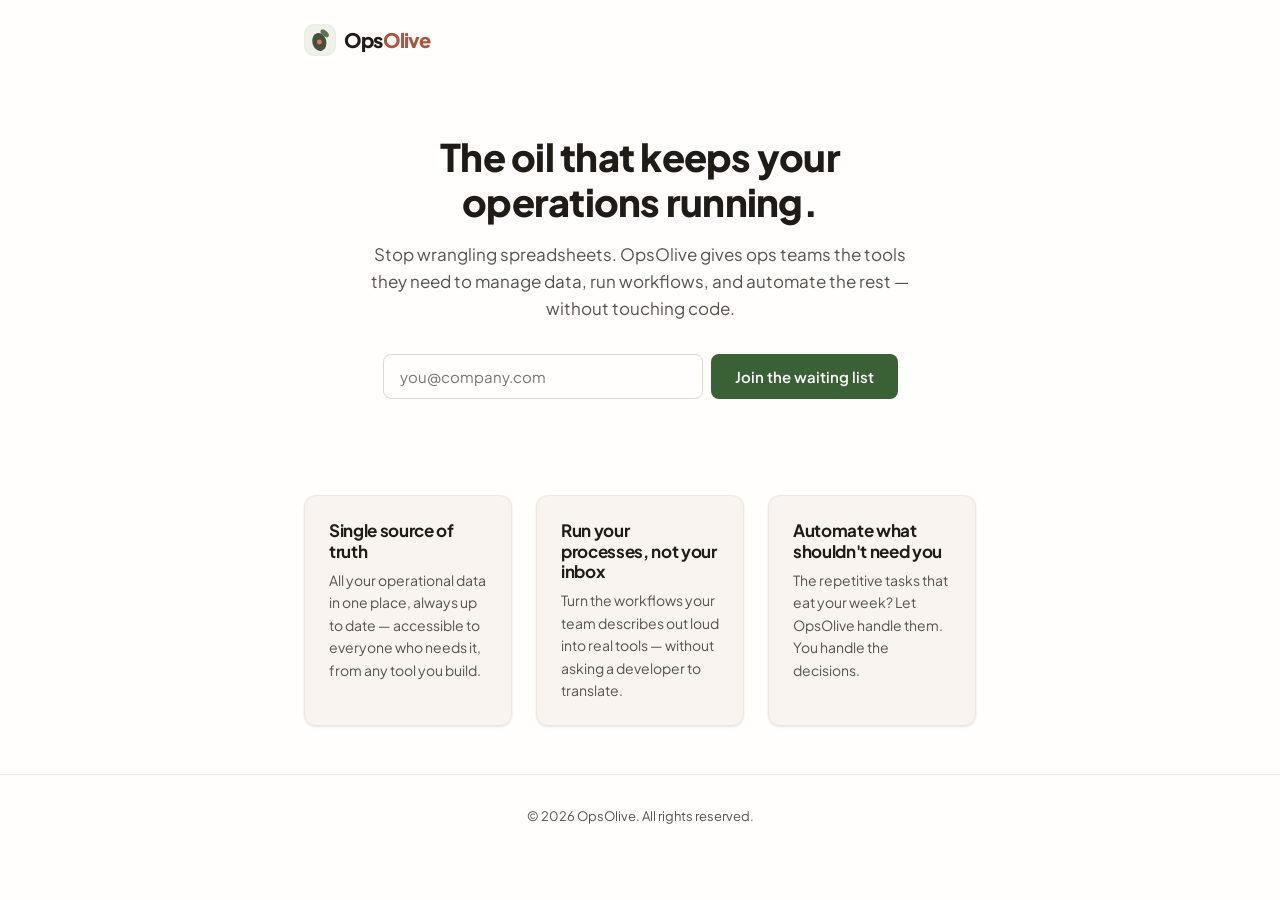
<file: index.html>
<!DOCTYPE html>
<html lang="en">
<head>
  <meta charset="UTF-8">
  <meta name="viewport" content="width=device-width, initial-scale=1.0">
  <title>OpsOlive — The oil that keeps your operations running.</title>
  <meta name="description" content="OpsOlive gives ops teams the tools to manage data, run workflows, and automate the rest — without touching code.">

  <!-- Open Graph -->
  <meta property="og:title" content="OpsOlive — The oil that keeps your operations running.">
  <meta property="og:description" content="OpsOlive gives ops teams the tools to manage data, run workflows, and automate the rest — without touching code.">
  <meta property="og:image" content="https://opsolive.com/assets/og-image-v3.png">
  <meta property="og:url" content="https://opsolive.com/">
  <meta property="og:type" content="website">

  <link rel="icon" href="assets/favicon.svg" type="image/svg+xml">

  <!-- Google Fonts -->
  <link rel="preconnect" href="https://fonts.googleapis.com">
  <link rel="preconnect" href="https://fonts.gstatic.com" crossorigin>
  <link href="https://fonts.googleapis.com/css2?family=Plus+Jakarta+Sans:wght@400;600;800&display=swap" rel="stylesheet">

  <link rel="stylesheet" href="css/style.css">
</head>
<body>
  <header>
    <div class="container">
      <a href="/" class="brand-link" aria-label="OpsOlive home">
        <svg width="32" height="32" viewBox="0 0 48 48" fill="none" xmlns="http://www.w3.org/2000/svg" aria-hidden="true" focusable="false">
          <rect x="1" y="1" width="46" height="46" rx="13" fill="#EEF2EA" stroke="#DCE3D6"></rect>
          <ellipse cx="31" cy="14" rx="7.5" ry="4" transform="rotate(42 31 14)" fill="#5F7350"></ellipse>
          <ellipse cx="23" cy="27" rx="10.5" ry="13.5" transform="rotate(-16 23 27)" fill="#44513A"></ellipse>
          <circle cx="23" cy="27" r="3.6" fill="#E07A5F"></circle>
        </svg>
        <span>Ops<span class="olive">Olive</span></span>
      </a>
    </div>
  </header>

  <main>
    <section class="hero">
      <div class="container">
        <h1>The oil that keeps your<br>operations running.</h1>
        <p class="hero-sub">Stop wrangling spreadsheets. OpsOlive gives ops teams the tools they need to manage data, run workflows, and automate the rest — without touching code.</p>

        <form id="waitlist-form" class="form">
          <label for="email" class="sr-only">Email address</label>
          <input type="email" id="email" name="email" placeholder="you@company.com" required autocomplete="email">
          <button type="submit">Join the waiting list</button>
        </form>
        <p id="success-msg" class="success-msg" hidden>
          You're on the list. We'll be in touch.
        </p>
      </div>
    </section>

    <section class="features" aria-label="Features">
      <div class="container">
        <h2 class="sr-only">Features</h2>
        <div class="features-grid">
          <div class="feature-card">
            <h3>Single source of truth</h3>
            <p>All your operational data in one place, always up to date — accessible to everyone who needs it, from any tool you build.</p>
          </div>
          <div class="feature-card">
            <h3>Run your processes, not your inbox</h3>
            <p>Turn the workflows your team describes out loud into real tools — without asking a developer to translate.</p>
          </div>
          <div class="feature-card">
            <h3>Automate what shouldn't need you</h3>
            <p>The repetitive tasks that eat your week? Let OpsOlive handle them. You handle the decisions.</p>
          </div>
        </div>
      </div>
    </section>
  </main>

  <footer>
    <div class="container">
      <p>&copy; 2026 OpsOlive. All rights reserved.</p>
    </div>
  </footer>

  <script>
    document.getElementById('waitlist-form').addEventListener('submit', async (e) => {
      e.preventDefault();
      const form = e.target;
      const btn = form.querySelector('button');
      const originalText = btn.textContent;
      const email = form.querySelector('input[name="email"]').value.trim();

      btn.disabled = true;
      btn.textContent = 'Sending...';

      try {
        await fetch('https://script.google.com/macros/s/AKfycbzg7ar3vgeKcsHi_KEko-na58bDkp_Uk79MbWZ-kqhIVf1mgfDZvbDJlJHtpqyqLA63/exec', {
          method: 'POST',
          mode: 'no-cors',
          body: JSON.stringify({ email }),
        });
        form.hidden = true;
        document.getElementById('success-msg').hidden = false;
      } catch {
        btn.disabled = false;
        btn.textContent = originalText;
        alert('Something went wrong. Please try again.');
      }
    });
  </script>
</body>
</html>
</file>
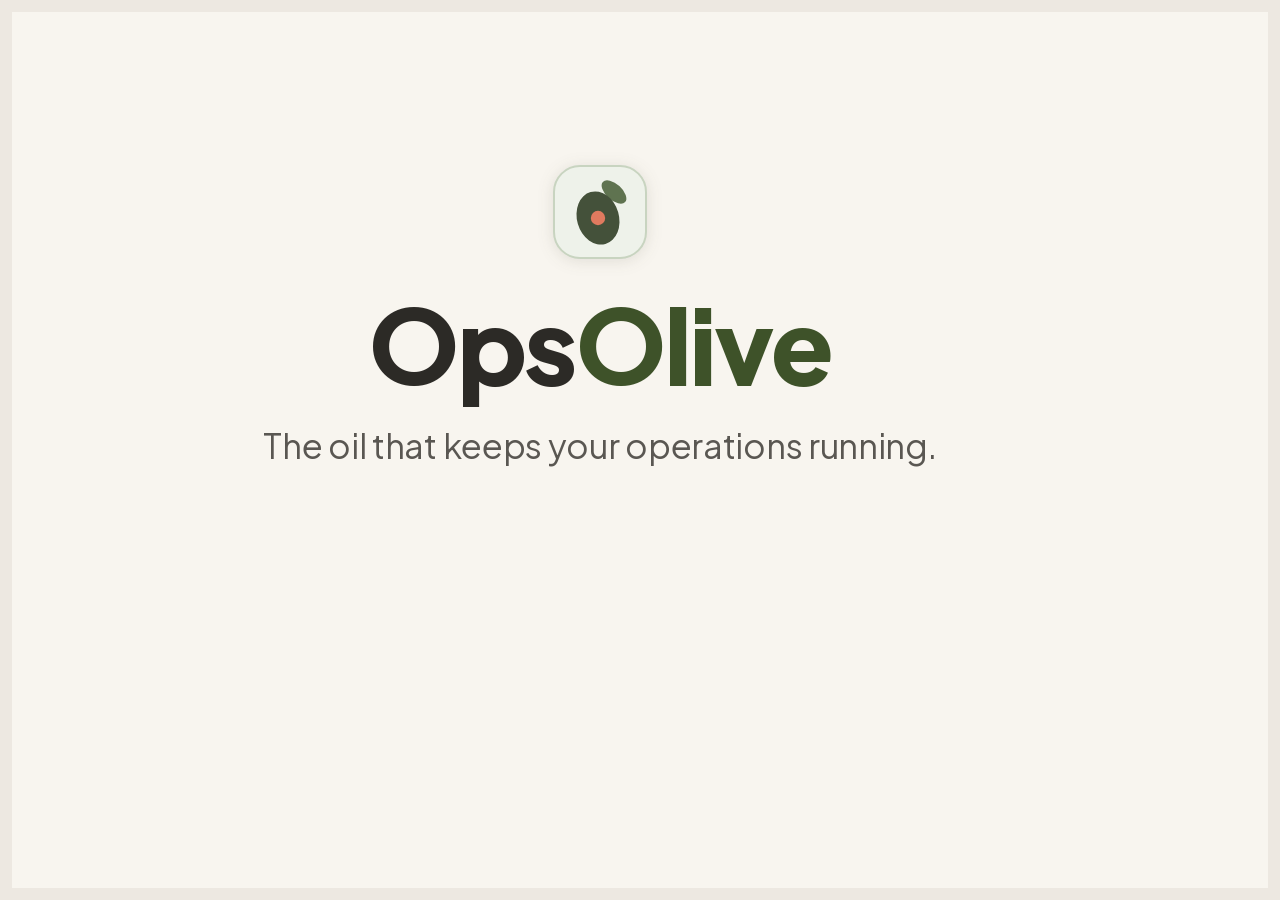
<file: assets/og-image.html>
<!-- OG image source — render to PNG with:
     "/Applications/Google Chrome.app/Contents/MacOS/Google Chrome" \
       --headless=new --screenshot=assets/og-image.png \
       --window-size=1200,630 --hide-scrollbars --force-device-scale-factor=1 \
       "file://$PWD/assets/og-image.html"
     Fonts are self-hosted — no internet connection required. -->
<!DOCTYPE html>
<html style="margin:0;padding:0;width:1200px;height:630px">
<head>
  <meta charset="UTF-8">
  <style>
    @font-face {
      font-family: 'Plus Jakarta Sans';
      font-style: normal;
      font-weight: 100 900;
      font-display: block;
      src: url('fonts/PlusJakartaSans-400.woff2') format('woff2');
    }

    * { box-sizing: border-box; margin: 0; padding: 0; }

    body {
      width: 1200px;
      height: 630px;
      overflow: hidden;
      background: #F8F5EF;
      font-family: 'Plus Jakarta Sans', -apple-system, BlinkMacSystemFont, sans-serif;
      display: flex;
      align-items: center;
      justify-content: center;
    }

    .frame {
      position: absolute;
      inset: 0;
      border: 12px solid #EDE8E1;
      pointer-events: none;
    }

    .content {
      display: flex;
      flex-direction: column;
      align-items: center;
      justify-content: center;
      gap: 28px;
      text-align: center;
    }

    .mark {
      filter: drop-shadow(0 2px 8px rgba(60, 60, 40, 0.12));
    }

    .wordmark {
      font-size: 104px;
      font-weight: 800;
      line-height: 1;
      letter-spacing: -3px;
    }

    .wordmark .ops  { color: #2C2A26; }
    .wordmark .olive { color: #3E5229; }

    .tagline {
      font-size: 34px;
      font-weight: 400;
      color: #5A5752;
      letter-spacing: -0.3px;
    }
  </style>
</head>
<body>
  <div class="frame"></div>
  <div class="content">
    <div class="mark">
      <svg width="96" height="96" viewBox="0 0 48 48" fill="none" xmlns="http://www.w3.org/2000/svg">
        <rect x="1" y="1" width="46" height="46" rx="13" fill="#EEF2EA" stroke="#C8D4C0"/>
        <ellipse cx="31" cy="14" rx="7.5" ry="4" transform="rotate(42 31 14)" fill="#5F7350"/>
        <ellipse cx="23" cy="27" rx="10.5" ry="13.5" transform="rotate(-16 23 27)" fill="#44513A"/>
        <circle cx="23" cy="27" r="3.6" fill="#E07A5F"/>
      </svg>
    </div>
    <div class="wordmark">
      <span class="ops">Ops</span><span class="olive">Olive</span>
    </div>
    <div class="tagline">The oil that keeps your operations running.</div>
  </div>
</body>
</html>
</file>
<file: css/style.css>
/* ============================================================
   OpsOlive — style.css
   Design tokens + component styles
   ============================================================ */

/* ------------------------------------------------------------
   1. Design Tokens
   ------------------------------------------------------------ */
:root {
  /* Brand scale — Sage Olive, hue 142° */
  --brand-50:  oklch(0.96 0.018 142);
  --brand-100: oklch(0.92 0.038 142);
  --brand-200: oklch(0.85 0.058 142);
  --brand-300: oklch(0.74 0.075 142);
  --brand-400: oklch(0.63 0.085 142);
  --brand-500: oklch(0.53 0.090 142);
  --brand-600: oklch(0.45 0.082 142);
  --brand-700: oklch(0.38 0.068 142);
  --brand-800: oklch(0.30 0.052 142);
  --brand-900: oklch(0.22 0.036 142);
  --brand:        var(--brand-500);
  --brand-hover:  var(--brand-600);
  --brand-press:  var(--brand-700);
  --brand-soft:   var(--brand-50);
  --brand-soft-2: var(--brand-100);

  /* Accent scale — Warm Coral, hue 35° */
  --accent-50:  oklch(0.96 0.020 35);
  --accent-100: oklch(0.93 0.045 35);
  --accent-200: oklch(0.88 0.075 35);
  --accent-300: oklch(0.80 0.120 35);
  --accent-400: oklch(0.70 0.145 35);
  --accent-500: oklch(0.63 0.140 35);
  --accent-600: oklch(0.55 0.125 35);
  --accent-700: oklch(0.46 0.105 35);
  --accent-800: oklch(0.37 0.082 35);
  --accent-900: oklch(0.27 0.058 35);

  /* Semantic foreground */
  --fg-1: oklch(0.23 0.010 80);
  --fg-2: oklch(0.44 0.011 80);
  --fg-3: oklch(0.63 0.010 80);
  --fg-inv: oklch(1 0 0);

  /* Semantic background */
  --bg-1: oklch(0.998 0.002 65);
  --bg-2: oklch(0.985 0.005 65);
  --bg-3: oklch(0.97  0.007 65);
  --bg-4: oklch(0.94  0.009 60);
  --bg-inv: oklch(0.20 0.014 145);

  /* Lines / borders */
  --line-1: oklch(0.93 0.008 60);
  --line-2: oklch(0.88 0.010 60);
  --line-3: oklch(0.78 0.011 60);

  /* Shadows */
  --shadow-xs: 0 1px 2px oklch(0.24 0.012 135 / 0.04);
  --shadow-sm: 0 1px 2px oklch(0.24 0.012 135 / 0.05), 0 1px 3px oklch(0.24 0.012 135 / 0.06);
  --shadow-md: 0 2px 4px oklch(0.24 0.012 135 / 0.05), 0 4px 12px oklch(0.24 0.012 135 / 0.08);
  --shadow-lg: 0 4px 8px oklch(0.24 0.012 135 / 0.06), 0 12px 32px oklch(0.24 0.012 135 / 0.12);
  --shadow-xl: 0 8px 16px oklch(0.24 0.012 135 / 0.08), 0 24px 56px oklch(0.24 0.012 135 / 0.16);

  /* Focus ring */
  --focus-ring: 0 0 0 3px oklch(0.53 0.090 142 / 0.30);

  /* Typography */
  --font-sans: "Plus Jakarta Sans", ui-sans-serif, system-ui, -apple-system, "Segoe UI", Helvetica, Arial, sans-serif;
  --font-mono: "JetBrains Mono", ui-monospace, "SF Mono", "Menlo", "Consolas", monospace;
  --text-xs:   11px;
  --text-sm:   13px;
  --text-base: 14px;
  --text-md:   15px;
  --text-lg:   17px;
  --text-xl:   20px;
  --text-2xl:  24px;
  --text-3xl:  30px;
  --text-4xl:  38px;

  /* Spacing — 4pt grid */
  --sp-1:  4px;
  --sp-2:  8px;
  --sp-3:  12px;
  --sp-4:  16px;
  --sp-5:  20px;
  --sp-6:  24px;
  --sp-8:  32px;
  --sp-10: 40px;
  --sp-12: 48px;

  /* Radii */
  --radius-sm: 6px;
  --radius-md: 8px;
  --radius-lg: 12px;
  --radius-xl: 16px;

  /* Motion */
  --ease-out: cubic-bezier(0.2, 0.7, 0.2, 1);
  --dur-fast: 120ms;
  --dur-med:  200ms;
}

/* ------------------------------------------------------------
   2. Base Reset
   ------------------------------------------------------------ */
*, *::before, *::after {
  box-sizing: border-box;
  margin: 0;
}

[hidden] {
  display: none !important;
}

body {
  background: var(--bg-1);
  color: var(--fg-1);
  font-family: var(--font-sans);
  font-size: var(--text-md);
  -webkit-font-smoothing: antialiased;
  line-height: 1.5;
}

h1, h2, h3 {
  font-weight: 800;
  color: var(--fg-1);
  letter-spacing: -0.02em;
  line-height: 1.2;
}

a {
  color: var(--brand-500);
  text-decoration: none;
}

a:hover {
  color: var(--brand-600);
}

a:focus-visible,
.brand-link:focus-visible {
  outline: none;
  box-shadow: var(--focus-ring);
  border-radius: var(--radius-sm);
}

/* ------------------------------------------------------------
   3. Layout
   ------------------------------------------------------------ */
.container {
  max-width: 720px;
  margin-inline: auto;
  padding-inline: var(--sp-6);
}

/* ------------------------------------------------------------
   4. Header
   ------------------------------------------------------------ */
header {
  padding: var(--sp-6) 0;
}

.brand-link {
  font-size: var(--text-xl);
  font-weight: 800;
  letter-spacing: -0.04em;
  color: var(--fg-1);
  text-decoration: none;
  display: inline-flex;
  align-items: center;
  gap: var(--sp-2);
}

.brand-link .olive {
  color: var(--accent-600);
}

/* ------------------------------------------------------------
   5. Hero
   ------------------------------------------------------------ */
section.hero {
  text-align: center;
  padding: var(--sp-12) 0;
}

.hero h1 {
  font-size: var(--text-4xl);
  margin-bottom: var(--sp-4);
}

.hero-sub {
  font-size: var(--text-lg);
  color: var(--fg-2);
  max-width: 560px;
  margin-inline: auto;
  margin-bottom: var(--sp-8);
  line-height: 1.6;
}

/* ------------------------------------------------------------
   6. Signup Form
   ------------------------------------------------------------ */
.form {
  display: flex;
  gap: var(--sp-2);
  justify-content: center;
  flex-wrap: wrap;
}

.form input[type="email"] {
  flex: 1 1 260px;
  max-width: 320px;
  padding: var(--sp-3) var(--sp-4);
  border: 1.5px solid var(--line-2);
  border-radius: var(--radius-md);
  background: var(--bg-1);
  color: var(--fg-1);
  font-family: var(--font-sans);
  font-size: var(--text-md);
  outline: none;
}

.form input[type="email"]:focus {
  border-color: var(--brand-400);
  box-shadow: var(--focus-ring);
  transition: border-color var(--dur-fast) var(--ease-out), box-shadow var(--dur-fast) var(--ease-out);
}

.form button {
  padding: var(--sp-3) var(--sp-6);
  background: var(--brand-600);
  color: white;
  font-family: var(--font-sans);
  font-size: var(--text-md);
  font-weight: 600;
  border: none;
  border-radius: var(--radius-md);
  cursor: pointer;
  transition: background var(--dur-fast) var(--ease-out);
  white-space: nowrap;
}

.form button:hover {
  background: var(--brand-hover);
}

.form button:active {
  background: var(--brand-press);
}

.form button:disabled {
  opacity: 0.6;
  cursor: not-allowed;
}

/* ------------------------------------------------------------
   7. Success Message
   ------------------------------------------------------------ */
.success-msg {
  margin-top: var(--sp-4);
  padding: var(--sp-3) var(--sp-5);
  background: var(--brand-soft);
  color: var(--brand-700);
  border-radius: var(--radius-md);
  font-size: var(--text-md);
  font-weight: 500;
  display: inline-block;
}

/* ------------------------------------------------------------
   8. Features Grid
   ------------------------------------------------------------ */

/* Visually hidden but accessible to screen readers */
.sr-only {
  position: absolute;
  width: 1px;
  height: 1px;
  padding: 0;
  margin: -1px;
  overflow: hidden;
  clip: rect(0,0,0,0);
  white-space: nowrap;
  border: 0;
}

.features {
  padding: var(--sp-12) 0;
}

.features-grid {
  display: grid;
  grid-template-columns: repeat(3, 1fr);
  gap: var(--sp-6);
}

.feature-card {
  background: var(--bg-3);
  border: 1px solid var(--line-1);
  border-radius: var(--radius-lg);
  padding: var(--sp-6);
  box-shadow: var(--shadow-sm);
}

.feature-card h3 {
  font-size: var(--text-lg);
  font-weight: 700;
  margin-bottom: var(--sp-2);
  color: var(--fg-1);
}

.feature-card p {
  font-size: var(--text-base);
  color: var(--fg-2);
  line-height: 1.6;
}

/* ------------------------------------------------------------
   9. Footer
   ------------------------------------------------------------ */
footer {
  padding: var(--sp-8) 0 var(--sp-10);
  text-align: center;
  color: var(--fg-2);
  font-size: var(--text-sm);
  border-top: 1px solid var(--line-1);
}

/* ------------------------------------------------------------
   10. Responsive — 640px breakpoint
   ------------------------------------------------------------ */
@media (max-width: 640px) {
  .hero h1 {
    font-size: var(--text-3xl);
  }

  .form {
    flex-direction: column;
    align-items: stretch;
  }

  .form input[type="email"] {
    flex: none;
    width: 100%;
    max-width: 100%;
  }

  .features-grid {
    grid-template-columns: 1fr;
  }
}
</file>
